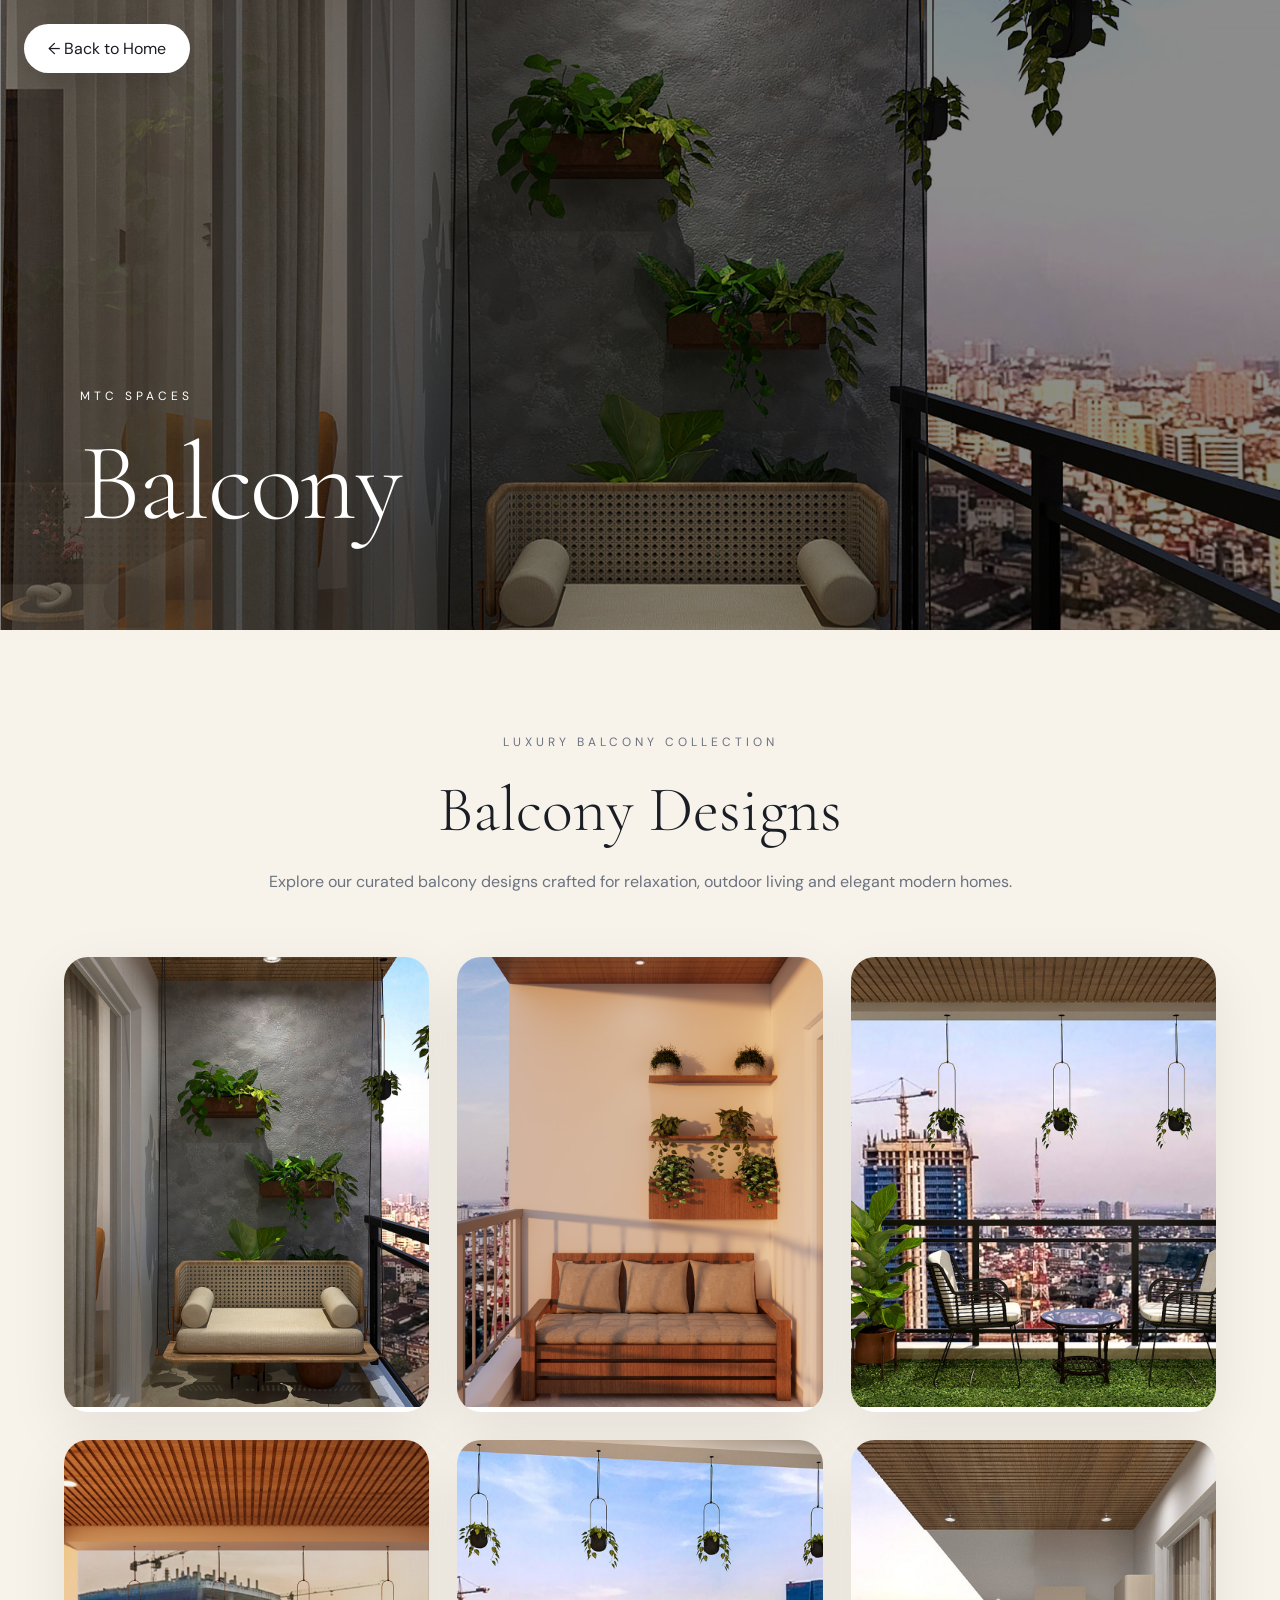
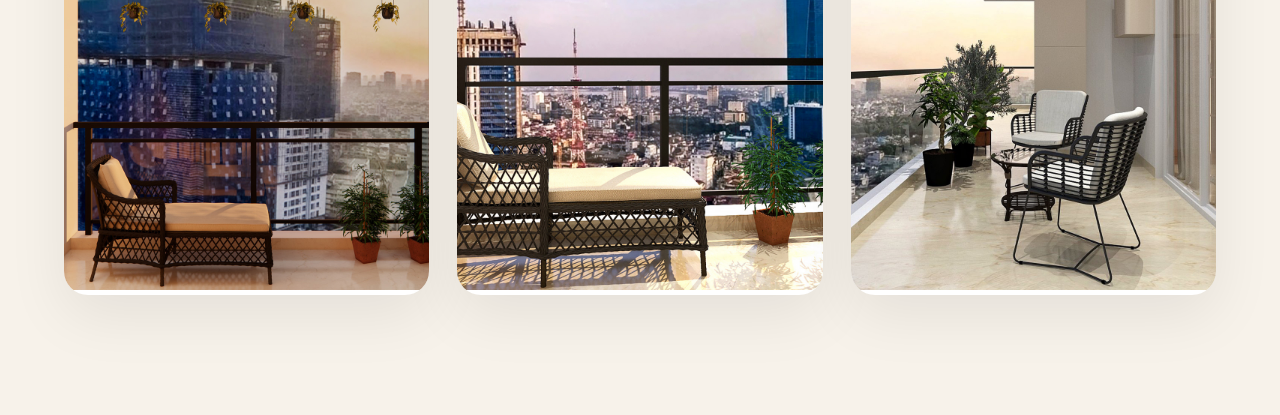
<file: balcony.html>
<!DOCTYPE html>
<html lang="en">
<head>
<meta charset="UTF-8">
<meta name="viewport" content="width=device-width, initial-scale=1.0">

<title>Kids Room | MTC Spaces</title>

<link href="https://fonts.googleapis.com/css2?family=Cormorant+Garamond:wght@300;400;500;600&family=DM+Sans:wght@300;400;500&display=swap" rel="stylesheet">

<style>

:root{
  --ivory:#F7F2EA;
  --charcoal:#1A1D24;
  --gold:#C2E03A;
  --light-text:#6B7280;
  --border:#E5DED2;
}

*{
  margin:0;
  padding:0;
  box-sizing:border-box;
}

html{
  scroll-behavior:smooth;
}

body{
  background:var(--ivory);
  color:var(--charcoal);
  font-family:'DM Sans',sans-serif;
}

/* HERO */

.hero{
  position:relative;
  height:70vh;
  overflow:hidden;
}

.hero img{
  width:100%;
  height:100%;
  object-fit:cover;
}

.hero-overlay{
  position:absolute;
  inset:0;
  background:rgba(0,0,0,.45);
}

.hero-content{
  position:absolute;
  bottom:80px;
  left:80px;
  color:white;
}

.hero-content p{
  letter-spacing:4px;
  text-transform:uppercase;
  font-size:12px;
  margin-bottom:12px;
}

.hero-content h1{
  font-family:'Cormorant Garamond',serif;
  font-size:110px;
  font-weight:300;
  letter-spacing:-2px;
}

/* BACK BUTTON */

.back-btn{
  position:fixed;
  top:24px;
  left:24px;
  z-index:999;
  text-decoration:none;
  background:white;
  color:var(--charcoal);
  padding:14px 24px;
  border-radius:999px;
  box-shadow:0 10px 25px rgba(0,0,0,.1);
  transition:.3s;
}

.back-btn:hover{
  transform:translateY(-2px);
}

/* INTRO */

.room-intro{
  max-width:900px;
  margin:100px auto 60px;
  text-align:center;
  padding:0 24px;
}

.room-intro span{
  font-size:12px;
  letter-spacing:4px;
  text-transform:uppercase;
  color:var(--light-text);
}

.room-intro h2{
  font-family:'Cormorant Garamond',serif;
  font-size:64px;
  margin-top:20px;
  margin-bottom:20px;
  font-weight:300;
}

.room-intro p{
  color:var(--light-text);
  line-height:1.8;
}

/* GALLERY */

.gallery{
  width:min(1400px,90%);
  margin:auto;
  display:grid;
  grid-template-columns:repeat(3,1fr);
  gap:28px;
  padding-bottom:120px;
}

.gallery-card{
  overflow:hidden;
  border-radius:24px;
  background:white;
  box-shadow:0 20px 60px rgba(0,0,0,.08);
  transition:all .4s ease;
}

.gallery-card img{
  width:100%;
  height:450px;
  object-fit:cover;
  transition:transform .8s cubic-bezier(.23,1,.32,1);
}

.gallery-card:hover{
  transform:translateY(-12px);
  box-shadow:0 35px 80px rgba(0,0,0,.12);
}

.gallery-card:hover img{
  transform:scale(1.08);
}

/* ANIMATION */



/* MOBILE */

@media(max-width:1024px){

  .gallery{
    grid-template-columns:repeat(2,1fr);
  }

  .hero-content h1{
    font-size:64px;
  }
}

@media(max-width:768px){

  .gallery{
    grid-template-columns:1fr;
  }

  .hero-content{
    left:24px;
    bottom:40px;
  }

  .hero-content h1{
    font-size:48px;
  }

  .room-intro h2{
    font-size:42px;
  }
}


/* ---- ENHANCED RESPONSIVE (injected) ---- */

/* Prevent horizontal scroll */
html, body { overflow-x: hidden; width: 100%; }
img { max-width: 100%; height: auto; }
* { -webkit-tap-highlight-color: transparent; }

/* Touch target */
.back-btn { min-height: 44px; display: inline-flex; align-items: center; }

/* Focus */
a:focus-visible, button:focus-visible { outline: 2px solid #C2E03A; outline-offset: 2px; }

@media (min-width: 768px) and (max-width: 1023px) {
  .hero { height: 55vh; min-height: 320px; }
  .hero-content { bottom: 56px; left: 40px; }
  .hero-content h1 { font-size: clamp(52px, 8vw, 80px); }
  .back-btn { top: 20px; left: 20px; }
  .room-intro { margin: 72px auto 48px; padding: 0 32px; }
  .room-intro h2 { font-size: clamp(40px, 6vw, 56px); }
  .gallery { width: min(1200px, 92%); gap: 20px; padding-bottom: 80px; grid-template-columns: repeat(2,1fr); }
  .gallery-card img { height: 340px; }
  .gallery-card:hover { transform: translateY(-4px); }
}

@media (max-width: 767px) {
  .hero { height: 56vw; min-height: 260px; max-height: 420px; }
  .hero-content { bottom: 28px; left: 16px; right: 16px; }
  .hero-content h1 { font-size: clamp(34px, 10vw, 52px); }
  .hero-content p { font-size: 10px; letter-spacing: 2px; }
  .back-btn { top: 14px; left: 14px; padding: 10px 16px; font-size: 13px; }
  .room-intro { margin: 56px auto 36px; padding: 0 20px; }
  .room-intro h2 { font-size: clamp(28px, 8vw, 40px); margin-top: 12px; margin-bottom: 12px; }
  .room-intro p { font-size: 14px; }
  .gallery { width: 100%; padding: 0 16px 72px; gap: 16px; grid-template-columns: 1fr; }
  .gallery-card img { height: 68vw; max-height: 320px; }
  .gallery-card:hover { transform: none; }
  .gallery-card:hover img { transform: none; }
}

</style>
</head>

<body>

<a href="index.html" class="back-btn">
← Back to Home
</a>

<!-- HERO -->

<section class="hero">

<img src="images/services/balcony/balcony1.jpg">

<div class="hero-overlay"></div>

<div class="hero-content">
<p>MTC SPACES</p>
<h1>Balcony</h1>
</div>

</section>

<!-- INTRO -->

<section class="room-intro">

<span>Luxury Balcony Collection</span>

<h2>Balcony Designs</h2>

<p>
Explore our curated balcony designs crafted for relaxation,
outdoor living and elegant modern homes.
</p>

</section>

<!-- GALLERY -->

<section class="gallery">

    <div class="gallery-card">
<img src="images/services/balcony/balcony1.jpg">
</div>

<div class="gallery-card fade-up">
<img src="images/services/balcony/balcony2.jpg">
</div>

<div class="gallery-card fade-up">
<img src="images/services/balcony/balcony3.jpg">
</div>

<div class="gallery-card fade-up">
<img src="images/services/balcony/balcony4.jpg">
</div>

<div class="gallery-card fade-up">
<img src="images/services/balcony/balcony5.jpg">
</div>

<div class="gallery-card fade-up">
<img src="images/services/balcony/balcony6.jpg">
</div>

</section>

</body>
</html>
</file>
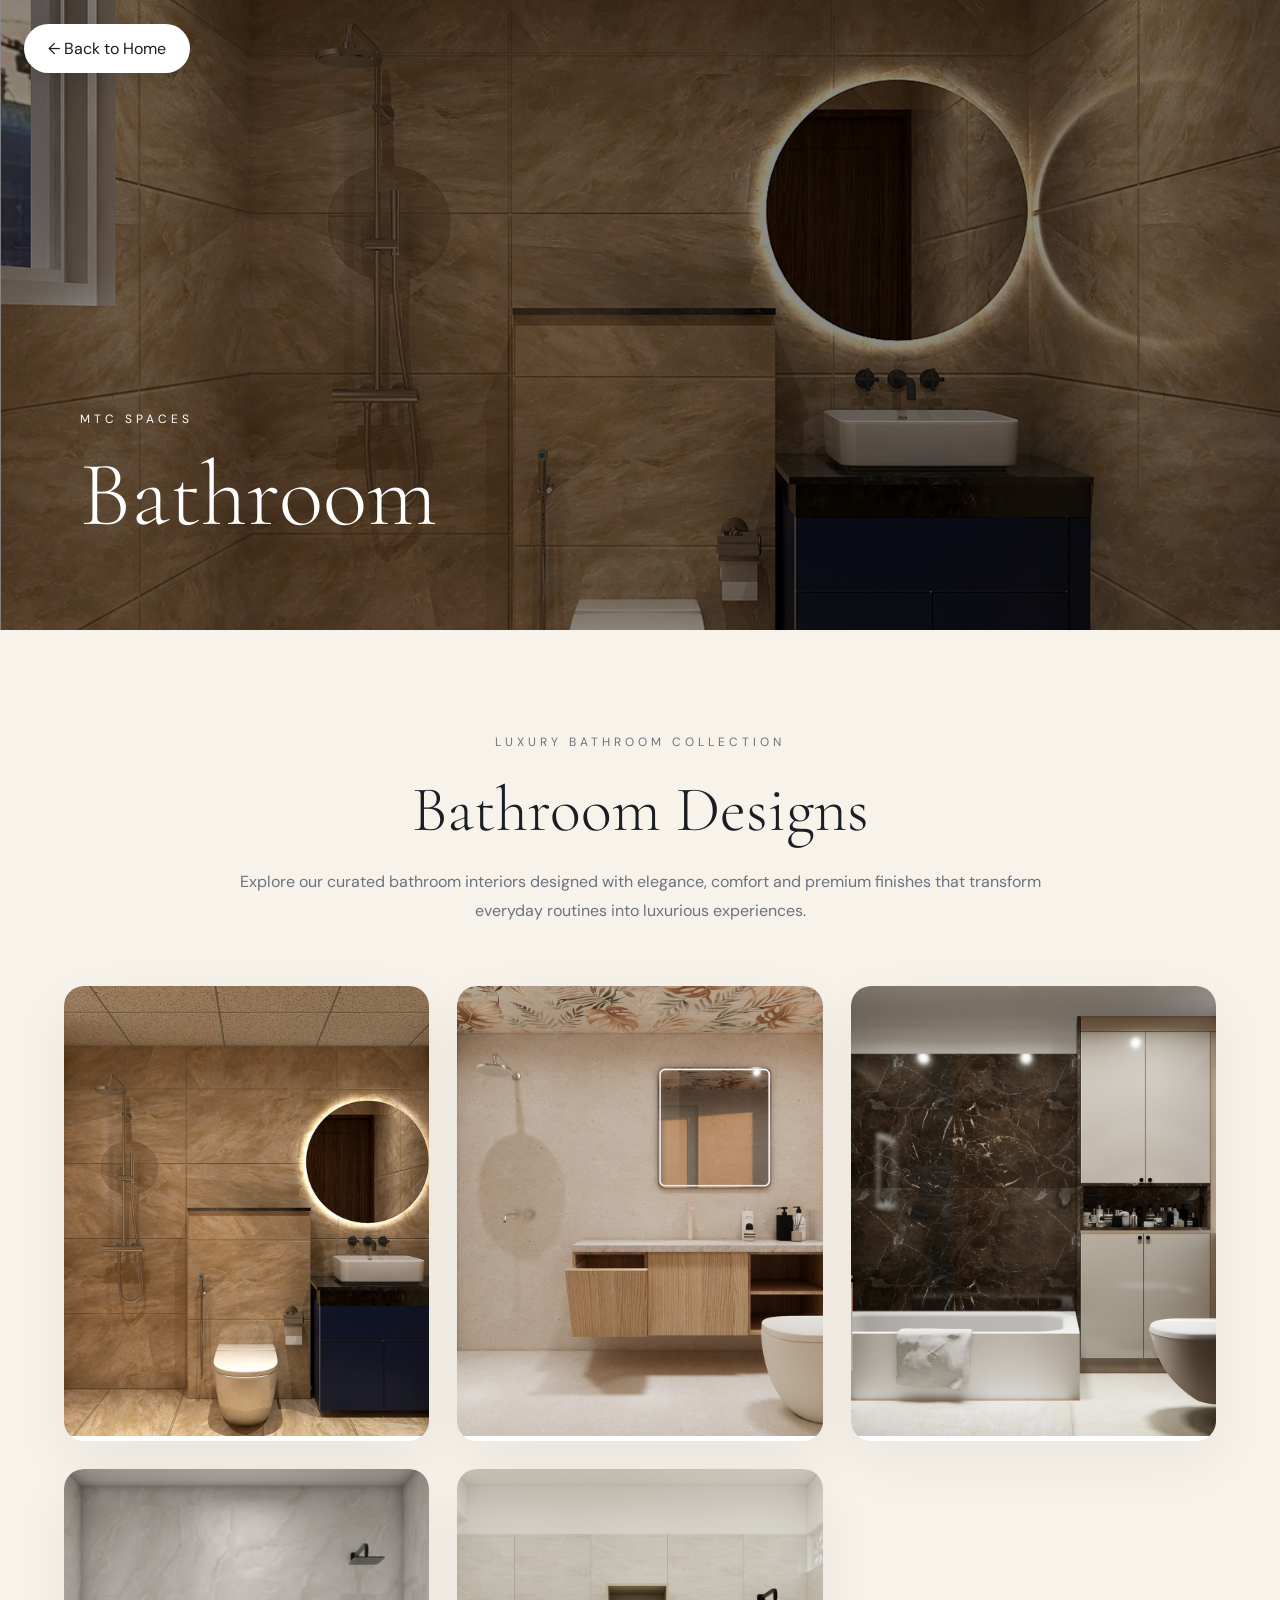
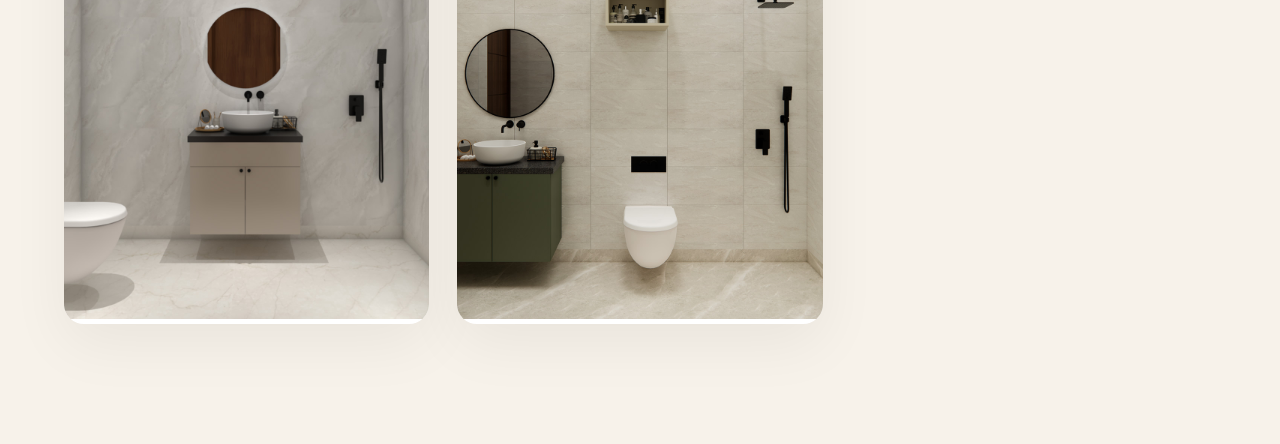
<file: bathroom.html>
<!DOCTYPE html>
<html lang="en">
<head>
<meta charset="UTF-8">
<meta name="viewport" content="width=device-width, initial-scale=1.0">

<title>Balcony | MTC Spaces</title>

<link href="https://fonts.googleapis.com/css2?family=Cormorant+Garamond:wght@300;400;500;600&family=DM+Sans:wght@300;400;500&display=swap" rel="stylesheet">

<style>

:root{
  --ivory:#F7F2EA;
  --charcoal:#1A1D24;
  --gold:#C2E03A;
  --light-text:#6B7280;
  --border:#E5DED2;
}

*{
  margin:0;
  padding:0;
  box-sizing:border-box;
}

html{
  scroll-behavior:smooth;
}

body{
  background:var(--ivory);
  color:var(--charcoal);
  font-family:'DM Sans',sans-serif;
}

/* HERO */

.hero{
  position:relative;
  height:70vh;
  overflow:hidden;
}

.hero img{
  width:100%;
  height:100%;
  object-fit:cover;
}

.hero-overlay{
  position:absolute;
  inset:0;
  background:rgba(0,0,0,.45);
}

.hero-content{
  position:absolute;
  bottom:80px;
  left:80px;
  color:white;
}

.hero-content p{
  letter-spacing:4px;
  text-transform:uppercase;
  font-size:12px;
  margin-bottom:12px;
}

.hero-content h1{
  font-family:'Cormorant Garamond',serif;
  font-size:92px;
  font-weight:300;
}

/* BACK BUTTON */

.back-btn{
  position:fixed;
  top:24px;
  left:24px;
  z-index:999;
  text-decoration:none;
  background:white;
  color:var(--charcoal);
  padding:14px 24px;
  border-radius:999px;
  box-shadow:0 10px 25px rgba(0,0,0,.1);
  transition:.3s;
}

.back-btn:hover{
  transform:translateY(-2px);
}

/* INTRO */

.room-intro{
  max-width:900px;
  margin:100px auto 60px;
  text-align:center;
  padding:0 24px;
}

.room-intro span{
  font-size:12px;
  letter-spacing:4px;
  text-transform:uppercase;
  color:var(--light-text);
}

.room-intro h2{
  font-family:'Cormorant Garamond',serif;
  font-size:64px;
  margin-top:20px;
  margin-bottom:20px;
  font-weight:300;
}

.room-intro p{
  color:var(--light-text);
  line-height:1.8;
}

/* GALLERY */

.gallery{
  width:min(1400px,90%);
  margin:auto;
  display:grid;
  grid-template-columns:repeat(3,1fr);
  gap:28px;
  padding-bottom:120px;
}

.gallery-card{
  overflow:hidden;
  border-radius:20px;
  background:white;
  box-shadow:0 20px 60px rgba(0,0,0,.06);
  transition:.4s;
}

.gallery-card img{
  width:100%;
  height:450px;
  object-fit:cover;
  transition:transform .8s cubic-bezier(.23,1,.32,1);
}

.gallery-card:hover{
  transform:translateY(-8px);
}

.gallery-card:hover img{
  transform:scale(1.08);
}

/* ANIMATION */

.fade-up{
  opacity:0;
  transform:translateY(50px);
  animation:fadeUp .8s ease forwards;
}

.gallery-card:nth-child(2){animation-delay:.1s;}
.gallery-card:nth-child(3){animation-delay:.2s;}
.gallery-card:nth-child(4){animation-delay:.3s;}
.gallery-card:nth-child(5){animation-delay:.4s;}
.gallery-card:nth-child(6){animation-delay:.5s;}

@keyframes fadeUp{
  to{
    opacity:1;
    transform:translateY(0);
  }
}

/* MOBILE */

@media(max-width:1024px){

  .gallery{
    grid-template-columns:repeat(2,1fr);
  }

  .hero-content h1{
    font-size:64px;
  }
}

@media(max-width:768px){

  .gallery{
    grid-template-columns:1fr;
  }

  .hero-content{
    left:24px;
    bottom:40px;
  }

  .hero-content h1{
    font-size:48px;
  }

  .room-intro h2{
    font-size:42px;
  }
}


/* ---- ENHANCED RESPONSIVE (injected) ---- */

/* Prevent horizontal scroll */
html, body { overflow-x: hidden; width: 100%; }
img { max-width: 100%; height: auto; }
* { -webkit-tap-highlight-color: transparent; }

/* Touch target */
.back-btn { min-height: 44px; display: inline-flex; align-items: center; }

/* Focus */
a:focus-visible, button:focus-visible { outline: 2px solid #C2E03A; outline-offset: 2px; }

@media (min-width: 768px) and (max-width: 1023px) {
  .hero { height: 55vh; min-height: 320px; }
  .hero-content { bottom: 56px; left: 40px; }
  .hero-content h1 { font-size: clamp(52px, 8vw, 80px); }
  .back-btn { top: 20px; left: 20px; }
  .room-intro { margin: 72px auto 48px; padding: 0 32px; }
  .room-intro h2 { font-size: clamp(40px, 6vw, 56px); }
  .gallery { width: min(1200px, 92%); gap: 20px; padding-bottom: 80px; grid-template-columns: repeat(2,1fr); }
  .gallery-card img { height: 340px; }
  .gallery-card:hover { transform: translateY(-4px); }
}

@media (max-width: 767px) {
  .hero { height: 56vw; min-height: 260px; max-height: 420px; }
  .hero-content { bottom: 28px; left: 16px; right: 16px; }
  .hero-content h1 { font-size: clamp(34px, 10vw, 52px); }
  .hero-content p { font-size: 10px; letter-spacing: 2px; }
  .back-btn { top: 14px; left: 14px; padding: 10px 16px; font-size: 13px; }
  .room-intro { margin: 56px auto 36px; padding: 0 20px; }
  .room-intro h2 { font-size: clamp(28px, 8vw, 40px); margin-top: 12px; margin-bottom: 12px; }
  .room-intro p { font-size: 14px; }
  .gallery { width: 100%; padding: 0 16px 72px; gap: 16px; grid-template-columns: 1fr; }
  .gallery-card img { height: 68vw; max-height: 320px; }
  .gallery-card:hover { transform: none; }
  .gallery-card:hover img { transform: none; }
}

</style>
</head>

<body>

<a href="index.html" class="back-btn">
← Back to Home
</a>



<!-- HERO -->

<section class="hero">

    <img src="images/services/bathroom/1.jpg">
    
    <div class="hero-overlay"></div>
    
    <div class="hero-content">
    <p>MTC SPACES</p>
    <h1>Bathroom</h1>
    </div>
    
    </section>
    
    <!-- INTRO -->
    
    <section class="room-intro">
    
    <span>Luxury Bathroom Collection</span>
    
    <h2>Bathroom Designs</h2>
    
    <p>
    Explore our curated bathroom interiors designed with elegance,
    comfort and premium finishes that transform everyday routines
    into luxurious experiences.
    </p>
    
    </section>
    
    <!-- GALLERY -->
    
    <section class="gallery">
    
    <div class="gallery-card fade-up">
    <img src="images/services/bathroom/1.jpg" alt="Bathroom Design 1">
    </div>
    
    <div class="gallery-card fade-up">
    <img src="images/services/bathroom/2.jpg" alt="Bathroom Design 2">
    </div>
    
    <div class="gallery-card fade-up">
    <img src="images/services/bathroom/3.jpg" alt="Bathroom Design 3">
    </div>
    
    <div class="gallery-card fade-up">
    <img src="images/services/bathroom/4.jpg" alt="Bathroom Design 4">
    </div>
    
    <div class="gallery-card fade-up">
    <img src="images/services/bathroom/5.jpg" alt="Bathroom Design 5">
    </div>
    
    <!-- <div class="gallery-card fade-up">
    <img src="images/services/bathroom/1.jpg" alt="Bathroom Design 6">
    </div> -->
    
    </section>
</file>
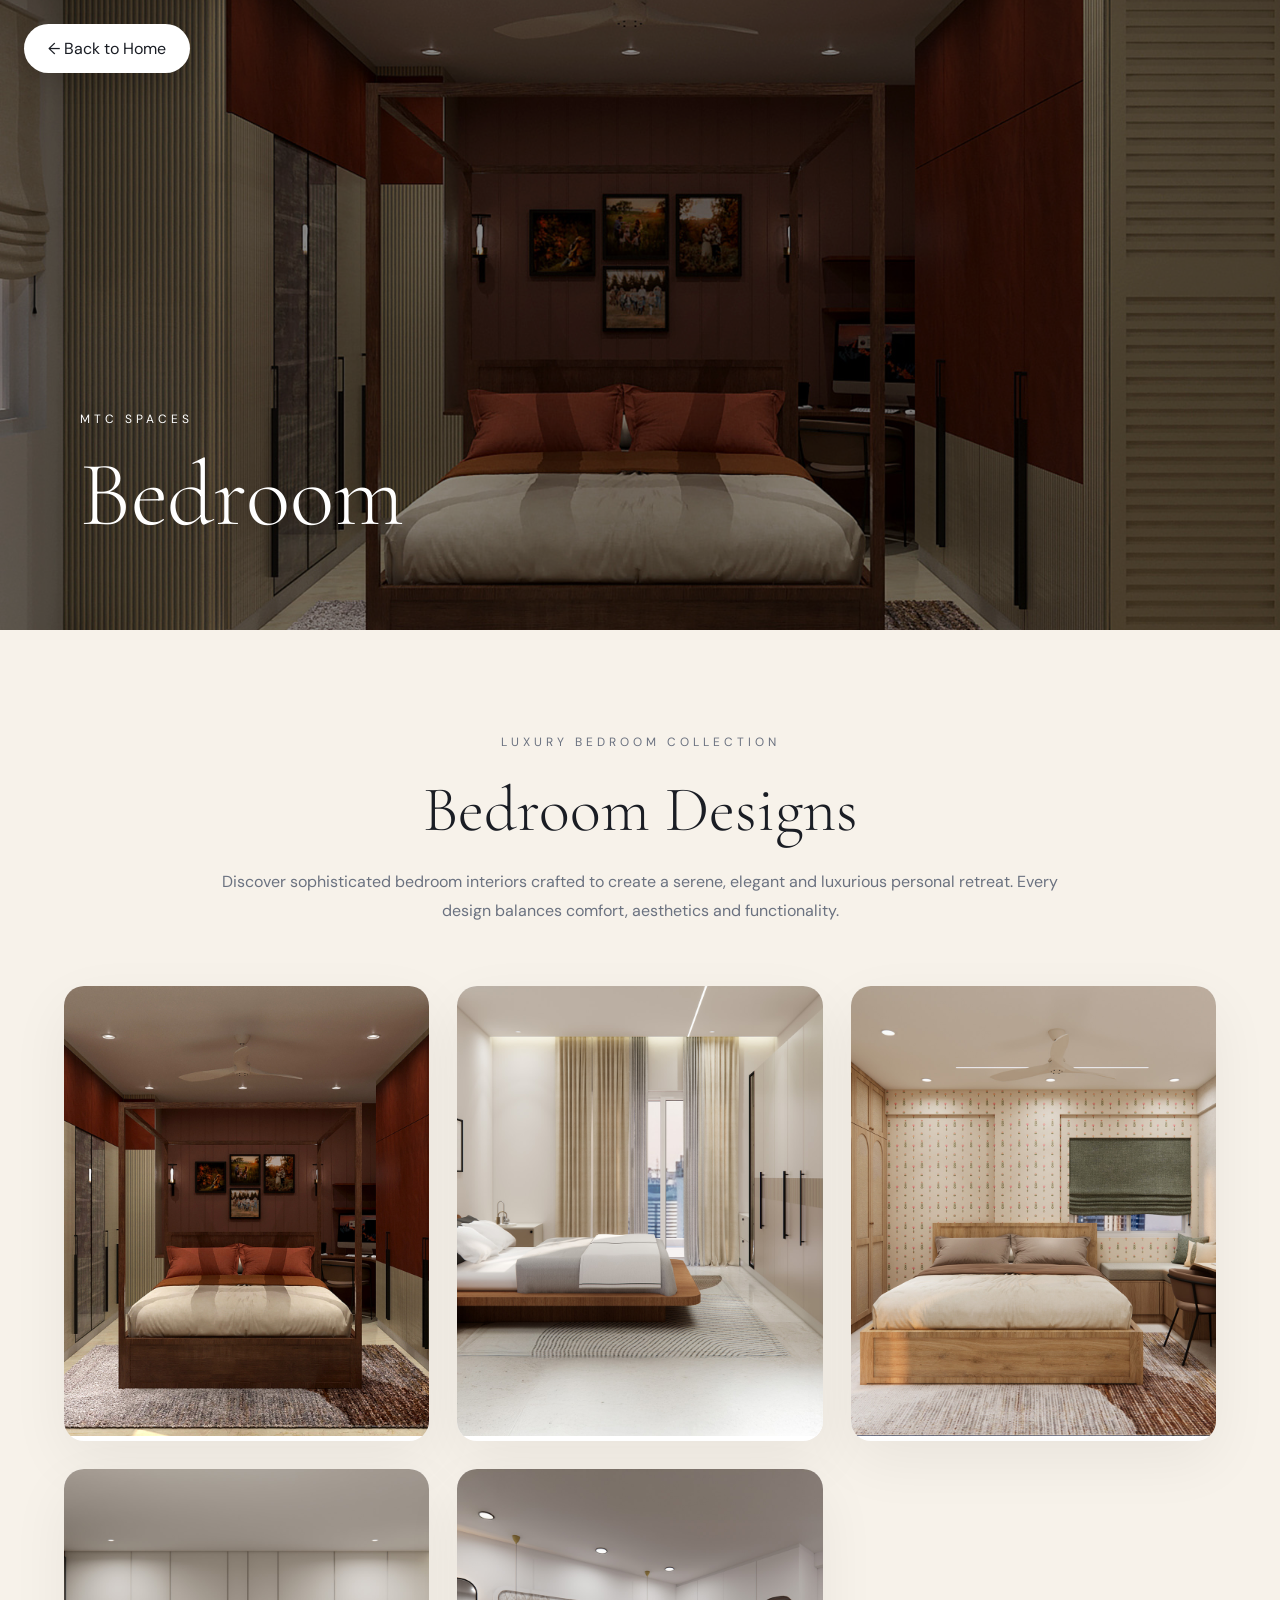
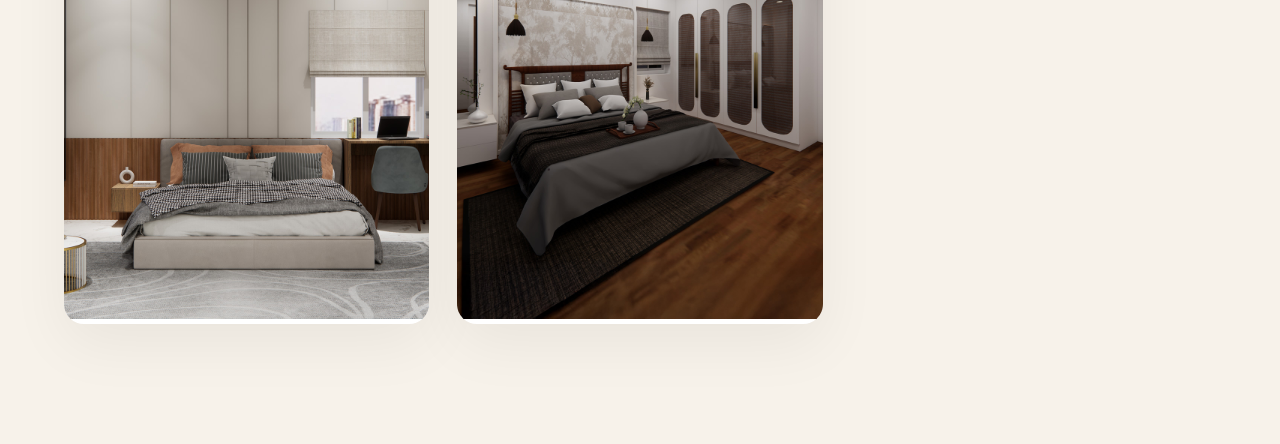
<file: bedroom.html>
<!DOCTYPE html>
<html lang="en">
<head>
<meta charset="UTF-8">
<meta name="viewport" content="width=device-width, initial-scale=1.0">

<title>Balcony | MTC Spaces</title>

<link href="https://fonts.googleapis.com/css2?family=Cormorant+Garamond:wght@300;400;500;600&family=DM+Sans:wght@300;400;500&display=swap" rel="stylesheet">

<style>

:root{
  --ivory:#F7F2EA;
  --charcoal:#1A1D24;
  --gold:#C2E03A;
  --light-text:#6B7280;
  --border:#E5DED2;
}

*{
  margin:0;
  padding:0;
  box-sizing:border-box;
}

html{
  scroll-behavior:smooth;
}

body{
  background:var(--ivory);
  color:var(--charcoal);
  font-family:'DM Sans',sans-serif;
}

/* HERO */

.hero{
  position:relative;
  height:70vh;
  overflow:hidden;
}

.hero img{
  width:100%;
  height:100%;
  object-fit:cover;
}

.hero-overlay{
  position:absolute;
  inset:0;
  background:rgba(0,0,0,.45);
}

.hero-content{
  position:absolute;
  bottom:80px;
  left:80px;
  color:white;
}

.hero-content p{
  letter-spacing:4px;
  text-transform:uppercase;
  font-size:12px;
  margin-bottom:12px;
}

.hero-content h1{
  font-family:'Cormorant Garamond',serif;
  font-size:92px;
  font-weight:300;
}

/* BACK BUTTON */

.back-btn{
  position:fixed;
  top:24px;
  left:24px;
  z-index:999;
  text-decoration:none;
  background:white;
  color:var(--charcoal);
  padding:14px 24px;
  border-radius:999px;
  box-shadow:0 10px 25px rgba(0,0,0,.1);
  transition:.3s;
}

.back-btn:hover{
  transform:translateY(-2px);
}

/* INTRO */

.room-intro{
  max-width:900px;
  margin:100px auto 60px;
  text-align:center;
  padding:0 24px;
}

.room-intro span{
  font-size:12px;
  letter-spacing:4px;
  text-transform:uppercase;
  color:var(--light-text);
}

.room-intro h2{
  font-family:'Cormorant Garamond',serif;
  font-size:64px;
  margin-top:20px;
  margin-bottom:20px;
  font-weight:300;
}

.room-intro p{
  color:var(--light-text);
  line-height:1.8;
}

/* GALLERY */

.gallery{
  width:min(1400px,90%);
  margin:auto;
  display:grid;
  grid-template-columns:repeat(3,1fr);
  gap:28px;
  padding-bottom:120px;
}

.gallery-card{
  overflow:hidden;
  border-radius:20px;
  background:white;
  box-shadow:0 20px 60px rgba(0,0,0,.06);
  transition:.4s;
}

.gallery-card img{
  width:100%;
  height:450px;
  object-fit:cover;
  transition:transform .8s cubic-bezier(.23,1,.32,1);
}

.gallery-card:hover{
  transform:translateY(-8px);
}

.gallery-card:hover img{
  transform:scale(1.08);
}

/* ANIMATION */

.fade-up{
  opacity:0;
  transform:translateY(50px);
  animation:fadeUp .8s ease forwards;
}

.gallery-card:nth-child(2){animation-delay:.1s;}
.gallery-card:nth-child(3){animation-delay:.2s;}
.gallery-card:nth-child(4){animation-delay:.3s;}
.gallery-card:nth-child(5){animation-delay:.4s;}
.gallery-card:nth-child(6){animation-delay:.5s;}

@keyframes fadeUp{
  to{
    opacity:1;
    transform:translateY(0);
  }
}

/* MOBILE */

@media(max-width:1024px){

  .gallery{
    grid-template-columns:repeat(2,1fr);
  }

  .hero-content h1{
    font-size:64px;
  }
}

@media(max-width:768px){

  .gallery{
    grid-template-columns:1fr;
  }

  .hero-content{
    left:24px;
    bottom:40px;
  }

  .hero-content h1{
    font-size:48px;
  }

  .room-intro h2{
    font-size:42px;
  }
}


/* ---- ENHANCED RESPONSIVE (injected) ---- */

/* Prevent horizontal scroll */
html, body { overflow-x: hidden; width: 100%; }
img { max-width: 100%; height: auto; }
* { -webkit-tap-highlight-color: transparent; }

/* Touch target */
.back-btn { min-height: 44px; display: inline-flex; align-items: center; }

/* Focus */
a:focus-visible, button:focus-visible { outline: 2px solid #C2E03A; outline-offset: 2px; }

@media (min-width: 768px) and (max-width: 1023px) {
  .hero { height: 55vh; min-height: 320px; }
  .hero-content { bottom: 56px; left: 40px; }
  .hero-content h1 { font-size: clamp(52px, 8vw, 80px); }
  .back-btn { top: 20px; left: 20px; }
  .room-intro { margin: 72px auto 48px; padding: 0 32px; }
  .room-intro h2 { font-size: clamp(40px, 6vw, 56px); }
  .gallery { width: min(1200px, 92%); gap: 20px; padding-bottom: 80px; grid-template-columns: repeat(2,1fr); }
  .gallery-card img { height: 340px; }
  .gallery-card:hover { transform: translateY(-4px); }
}

@media (max-width: 767px) {
  .hero { height: 56vw; min-height: 260px; max-height: 420px; }
  .hero-content { bottom: 28px; left: 16px; right: 16px; }
  .hero-content h1 { font-size: clamp(34px, 10vw, 52px); }
  .hero-content p { font-size: 10px; letter-spacing: 2px; }
  .back-btn { top: 14px; left: 14px; padding: 10px 16px; font-size: 13px; }
  .room-intro { margin: 56px auto 36px; padding: 0 20px; }
  .room-intro h2 { font-size: clamp(28px, 8vw, 40px); margin-top: 12px; margin-bottom: 12px; }
  .room-intro p { font-size: 14px; }
  .gallery { width: 100%; padding: 0 16px 72px; gap: 16px; grid-template-columns: 1fr; }
  .gallery-card img { height: 68vw; max-height: 320px; }
  .gallery-card:hover { transform: none; }
  .gallery-card:hover img { transform: none; }
}

</style>
</head>

<body>

<a href="index.html" class="back-btn">
← Back to Home
</a>



<!-- HERO -->

<section class="hero">

<img src="images/services/bedroom/Artboard 1.jpg">

<div class="hero-overlay"></div>

<div class="hero-content">
<p>MTC SPACES</p>
<h1>Bedroom</h1>
</div>

</section>

<!-- INTRO -->

<section class="room-intro">

<span>Luxury Bedroom Collection</span>

<h2>Bedroom Designs</h2>

<p>
Discover sophisticated bedroom interiors crafted to create
a serene, elegant and luxurious personal retreat. Every design
balances comfort, aesthetics and functionality.
</p>

</section>

<!-- GALLERY -->

<section class="gallery">

<div class="gallery-card fade-up">
<img src="images/services/bedroom/Artboard 1.jpg" alt="Bedroom Design 1">
</div>

<div class="gallery-card fade-up">
<img src="images/services/bedroom/Artboard 2.jpg" alt="Bedroom Design 2">
</div>

<div class="gallery-card fade-up">
<img src="images/services/bedroom/Artboard 3.jpg" alt="Bedroom Design 3">
</div>



<div class="gallery-card fade-up">
<img src="images/services/bedroom/Artboard 4.jpg" alt="Bedroom Design 4">
</div>

<div class="gallery-card fade-up">
<img src="images/services/bedroom/Artboard 5.jpg" alt="Bedroom Design 5">
</div>

<!-- <div class="gallery-card fade-up">
<img src="https://drive.google.com/thumbnail?id=1Z7sTwvte4d_G1rPxu4De533daHNKRlf4&sz=w1600" alt="Bedroom Design 6">
</div> -->

</section>
</file>
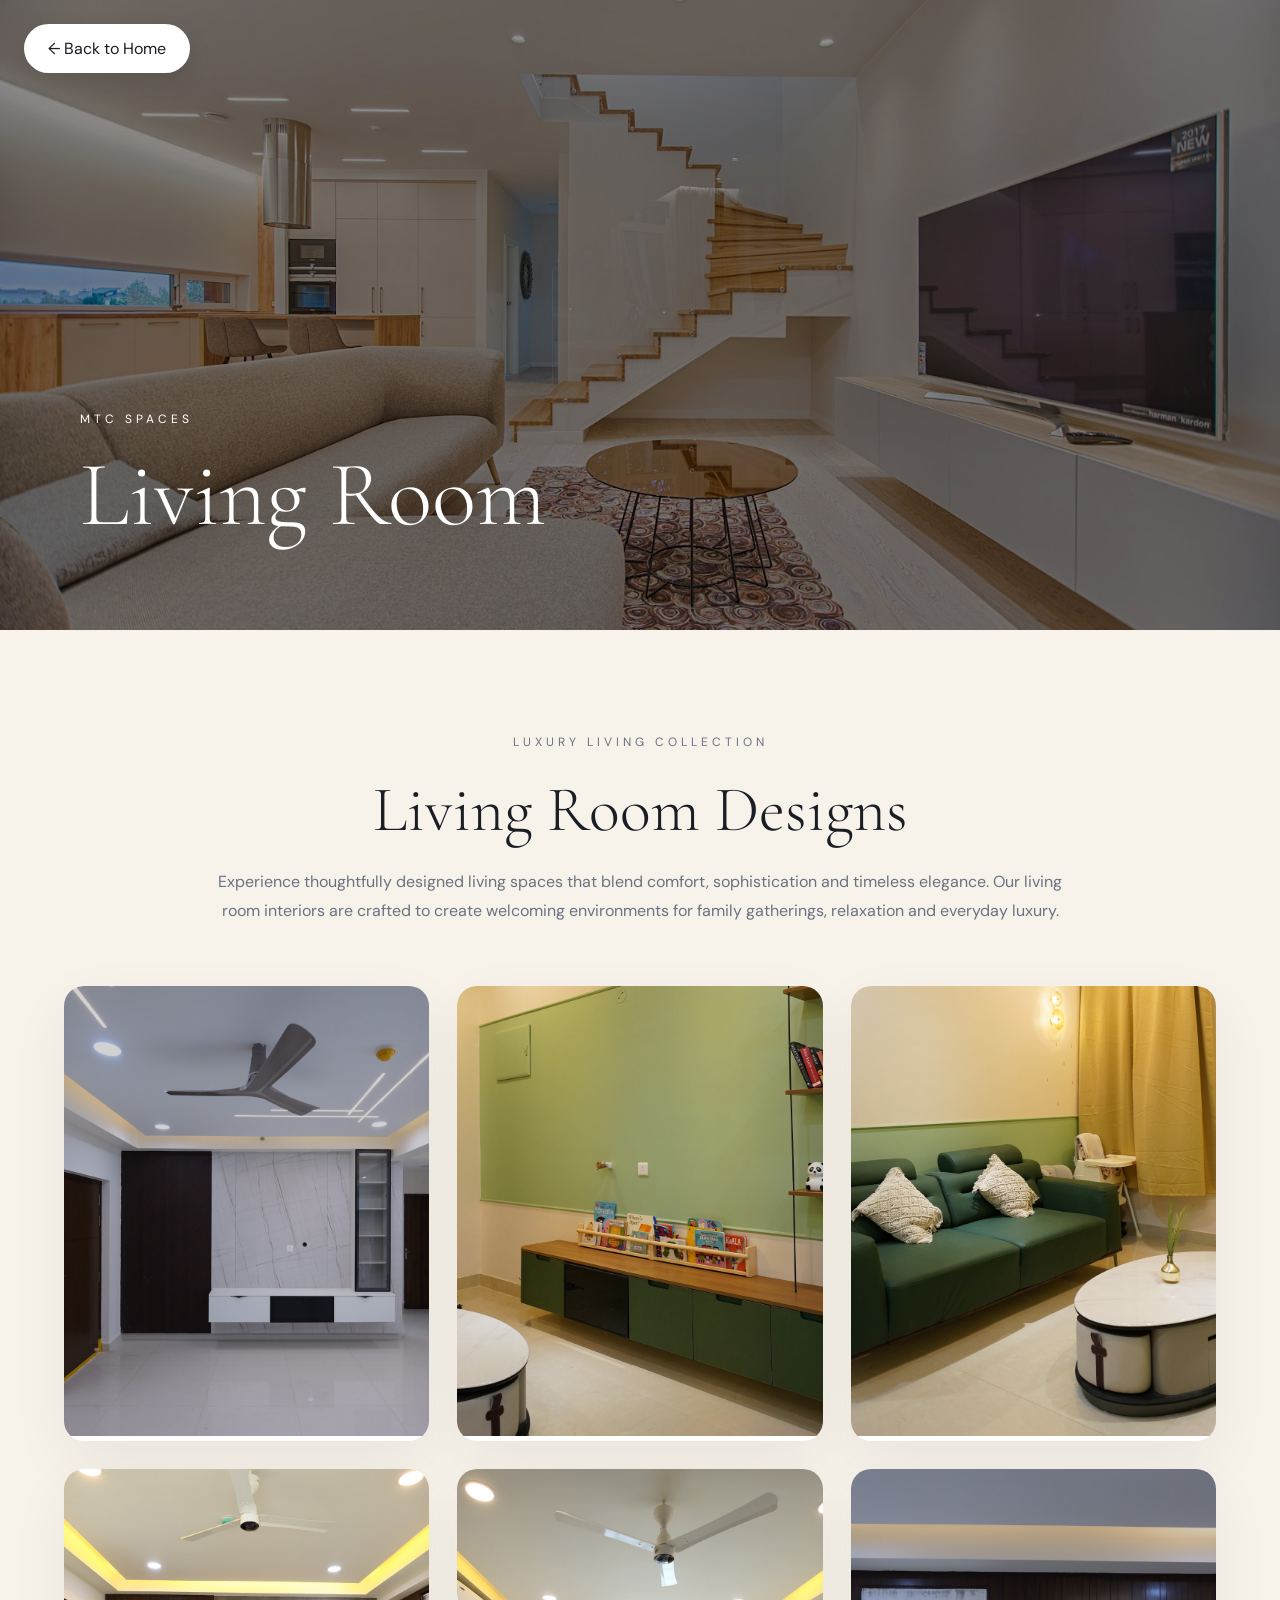
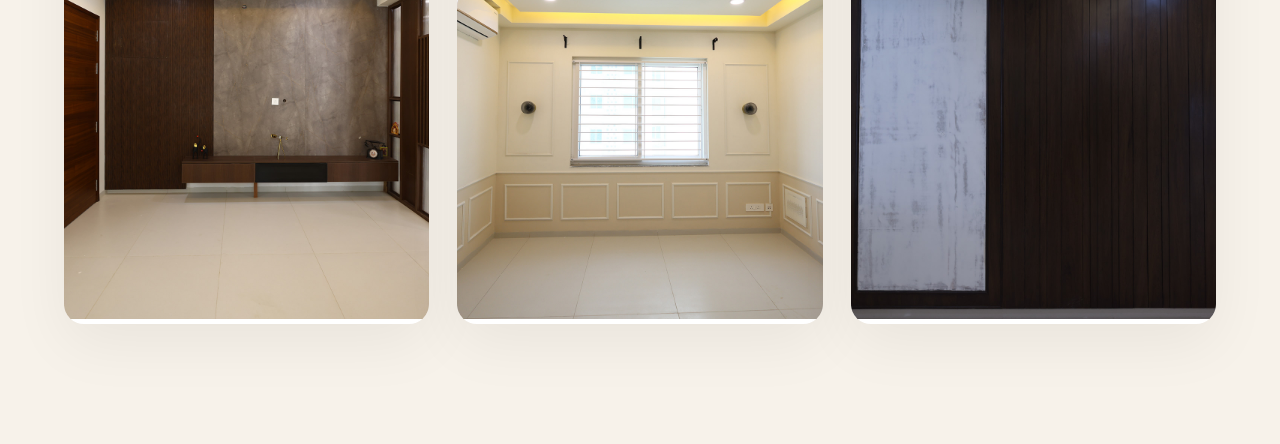
<file: living.html>
<!DOCTYPE html>
<html lang="en">
<head>
<meta charset="UTF-8">
<meta name="viewport" content="width=device-width, initial-scale=1.0">

<title>Balcony | MTC Spaces</title>

<link href="https://fonts.googleapis.com/css2?family=Cormorant+Garamond:wght@300;400;500;600&family=DM+Sans:wght@300;400;500&display=swap" rel="stylesheet">

<style>

:root{
  --ivory:#F7F2EA;
  --charcoal:#1A1D24;
  --gold:#C2E03A;
  --light-text:#6B7280;
  --border:#E5DED2;
}

*{
  margin:0;
  padding:0;
  box-sizing:border-box;
}

html{
  scroll-behavior:smooth;
}

body{
  background:var(--ivory);
  color:var(--charcoal);
  font-family:'DM Sans',sans-serif;
}

/* HERO */

.hero{
  position:relative;
  height:70vh;
  overflow:hidden;
}

.hero img{
  width:100%;
  height:100%;
  object-fit:cover;
}

.hero-overlay{
  position:absolute;
  inset:0;
  background:rgba(0,0,0,.45);
}

.hero-content{
  position:absolute;
  bottom:80px;
  left:80px;
  color:white;
}

.hero-content p{
  letter-spacing:4px;
  text-transform:uppercase;
  font-size:12px;
  margin-bottom:12px;
}

.hero-content h1{
  font-family:'Cormorant Garamond',serif;
  font-size:92px;
  font-weight:300;
}

/* BACK BUTTON */

.back-btn{
  position:fixed;
  top:24px;
  left:24px;
  z-index:999;
  text-decoration:none;
  background:white;
  color:var(--charcoal);
  padding:14px 24px;
  border-radius:999px;
  box-shadow:0 10px 25px rgba(0,0,0,.1);
  transition:.3s;
}

.back-btn:hover{
  transform:translateY(-2px);
}

/* INTRO */

.room-intro{
  max-width:900px;
  margin:100px auto 60px;
  text-align:center;
  padding:0 24px;
}

.room-intro span{
  font-size:12px;
  letter-spacing:4px;
  text-transform:uppercase;
  color:var(--light-text);
}

.room-intro h2{
  font-family:'Cormorant Garamond',serif;
  font-size:64px;
  margin-top:20px;
  margin-bottom:20px;
  font-weight:300;
}

.room-intro p{
  color:var(--light-text);
  line-height:1.8;
}

/* GALLERY */

.gallery{
  width:min(1400px,90%);
  margin:auto;
  display:grid;
  grid-template-columns:repeat(3,1fr);
  gap:28px;
  padding-bottom:120px;
}

.gallery-card{
  overflow:hidden;
  border-radius:20px;
  background:white;
  box-shadow:0 20px 60px rgba(0,0,0,.06);
  transition:.4s;
}

.gallery-card img{
  width:100%;
  height:450px;
  object-fit:cover;
  transition:transform .8s cubic-bezier(.23,1,.32,1);
}

.gallery-card:hover{
  transform:translateY(-8px);
}

.gallery-card:hover img{
  transform:scale(1.08);
}

/* ANIMATION */

.fade-up{
  opacity:0;
  transform:translateY(50px);
  animation:fadeUp .8s ease forwards;
}

.gallery-card:nth-child(2){animation-delay:.1s;}
.gallery-card:nth-child(3){animation-delay:.2s;}
.gallery-card:nth-child(4){animation-delay:.3s;}
.gallery-card:nth-child(5){animation-delay:.4s;}
.gallery-card:nth-child(6){animation-delay:.5s;}

@keyframes fadeUp{
  to{
    opacity:1;
    transform:translateY(0);
  }
}

/* MOBILE */

@media(max-width:1024px){

  .gallery{
    grid-template-columns:repeat(2,1fr);
  }

  .hero-content h1{
    font-size:64px;
  }
}

@media(max-width:768px){

  .gallery{
    grid-template-columns:1fr;
  }

  .hero-content{
    left:24px;
    bottom:40px;
  }

  .hero-content h1{
    font-size:48px;
  }

  .room-intro h2{
    font-size:42px;
  }
}


/* ---- ENHANCED RESPONSIVE (injected) ---- */

/* Prevent horizontal scroll */
html, body { overflow-x: hidden; width: 100%; }
img { max-width: 100%; height: auto; }
* { -webkit-tap-highlight-color: transparent; }

/* Touch target */
.back-btn { min-height: 44px; display: inline-flex; align-items: center; }

/* Focus */
a:focus-visible, button:focus-visible { outline: 2px solid #C2E03A; outline-offset: 2px; }

@media (min-width: 768px) and (max-width: 1023px) {
  .hero { height: 55vh; min-height: 320px; }
  .hero-content { bottom: 56px; left: 40px; }
  .hero-content h1 { font-size: clamp(52px, 8vw, 80px); }
  .back-btn { top: 20px; left: 20px; }
  .room-intro { margin: 72px auto 48px; padding: 0 32px; }
  .room-intro h2 { font-size: clamp(40px, 6vw, 56px); }
  .gallery { width: min(1200px, 92%); gap: 20px; padding-bottom: 80px; grid-template-columns: repeat(2,1fr); }
  .gallery-card img { height: 340px; }
  .gallery-card:hover { transform: translateY(-4px); }
}

@media (max-width: 767px) {
  .hero { height: 56vw; min-height: 260px; max-height: 420px; }
  .hero-content { bottom: 28px; left: 16px; right: 16px; }
  .hero-content h1 { font-size: clamp(34px, 10vw, 52px); }
  .hero-content p { font-size: 10px; letter-spacing: 2px; }
  .back-btn { top: 14px; left: 14px; padding: 10px 16px; font-size: 13px; }
  .room-intro { margin: 56px auto 36px; padding: 0 20px; }
  .room-intro h2 { font-size: clamp(28px, 8vw, 40px); margin-top: 12px; margin-bottom: 12px; }
  .room-intro p { font-size: 14px; }
  .gallery { width: 100%; padding: 0 16px 72px; gap: 16px; grid-template-columns: 1fr; }
  .gallery-card img { height: 68vw; max-height: 320px; }
  .gallery-card:hover { transform: none; }
  .gallery-card:hover img { transform: none; }
}

</style>
</head>

<body>

<a href="index.html" class="back-btn">
← Back to Home
</a>

<!-- HERO -->

<section class="hero">

<img src="images/services/living/thumb.jpeg">

<div class="hero-overlay"></div>

<div class="hero-content">
<p>MTC SPACES</p>
<h1>Living Room</h1>
</div>

</section>

<!-- INTRO -->

<section class="room-intro">

<span>Luxury Living Collection</span>

<h2>Living Room Designs</h2>

<p>
Experience thoughtfully designed living spaces that blend
comfort, sophistication and timeless elegance. Our living room
interiors are crafted to create welcoming environments for
family gatherings, relaxation and everyday luxury.
</p>

</section>

<!-- GALLERY -->

<section class="gallery">

<div class="gallery-card fade-up">
<img src="images/services/living/Living Room 1.jpg" alt="Living Room Design 1">
</div>

<div class="gallery-card fade-up">
<img src="images/services/living/Living Room 2.jpg" alt="Living Room Design 2">
</div>

<div class="gallery-card fade-up">
<img src="images/services/living/Living Room 3.jpg" alt="Living Room Design 3">
</div>

<div class="gallery-card fade-up">
<img src="images/services/living/Living Room 4.jpg" alt="Living Room Design 4">
</div>

<div class="gallery-card fade-up">
<img src="images/services/living/Living Room 5.jpg" alt="Living Room Design 5">
</div>

<div class="gallery-card fade-up">
<img src="images/services/living/Living Room 6.jpg" alt="Living Room Design 6">
</div>

</section>
</file>
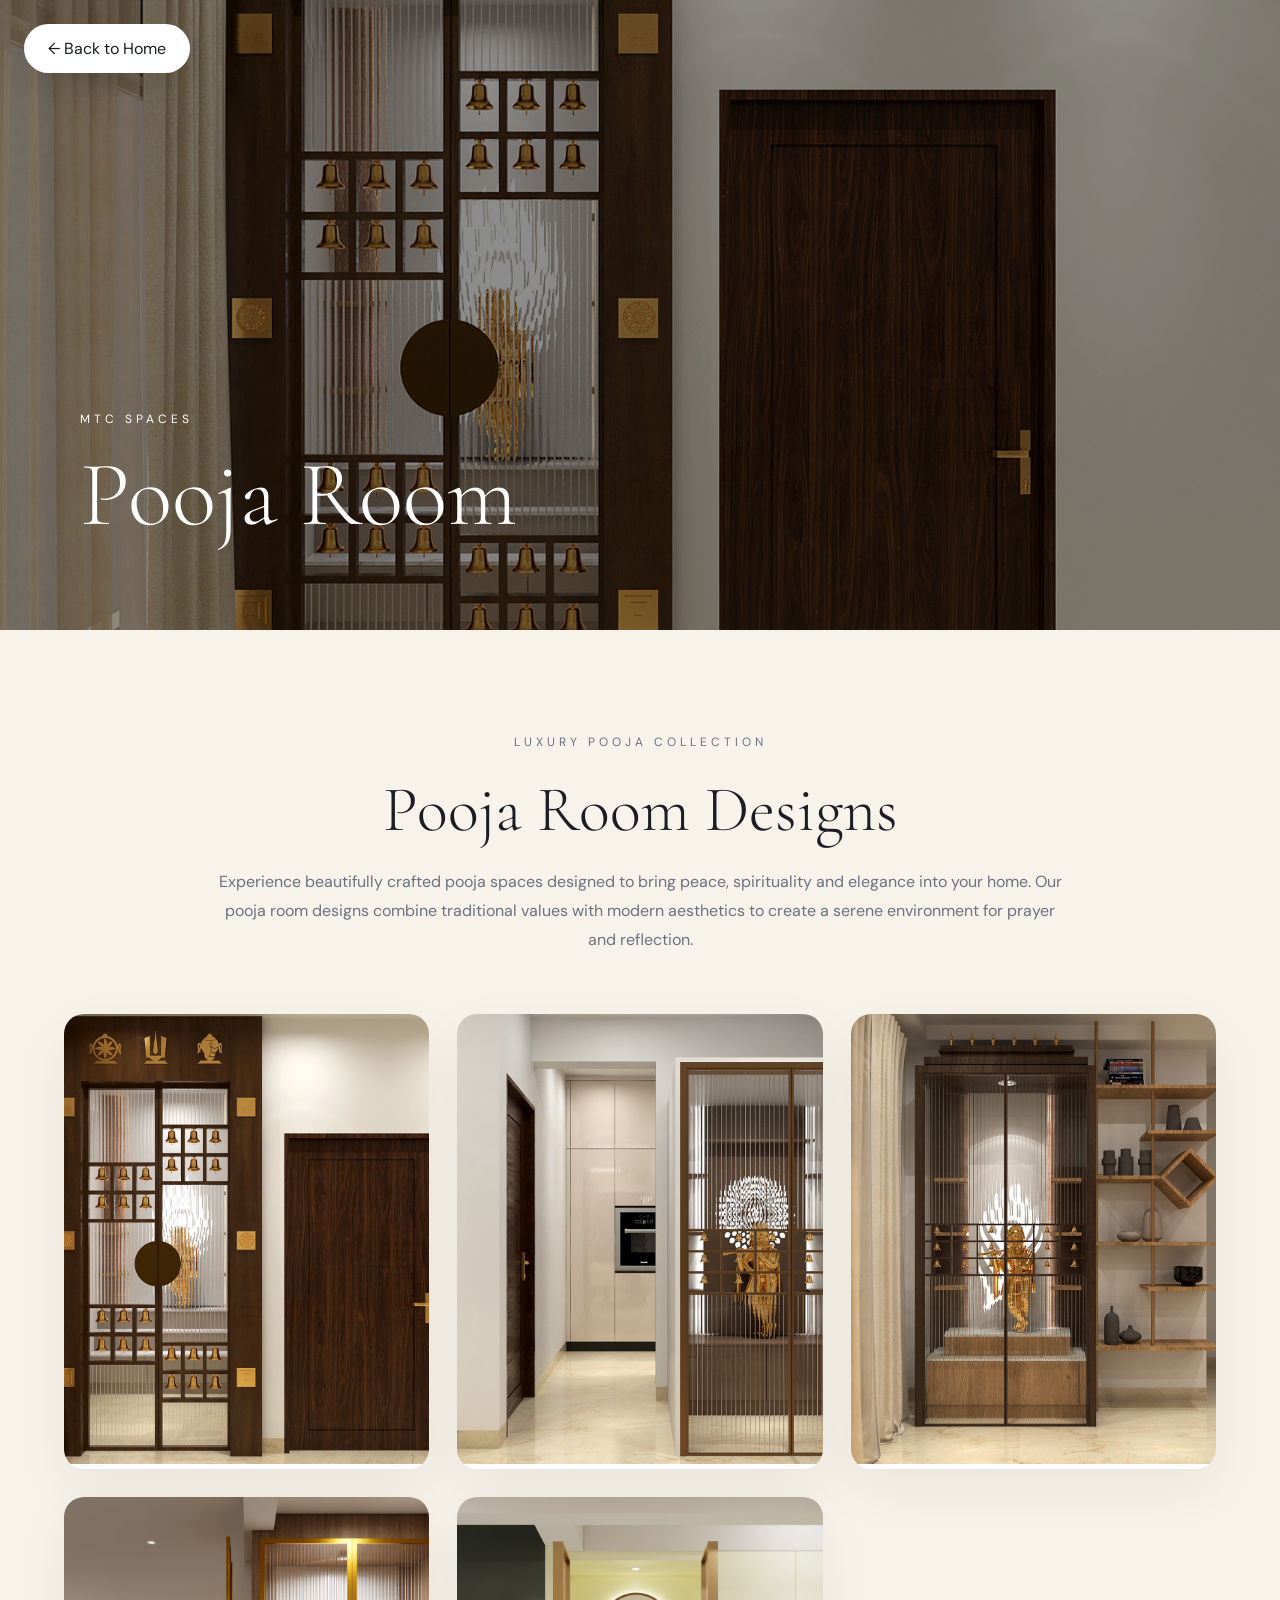
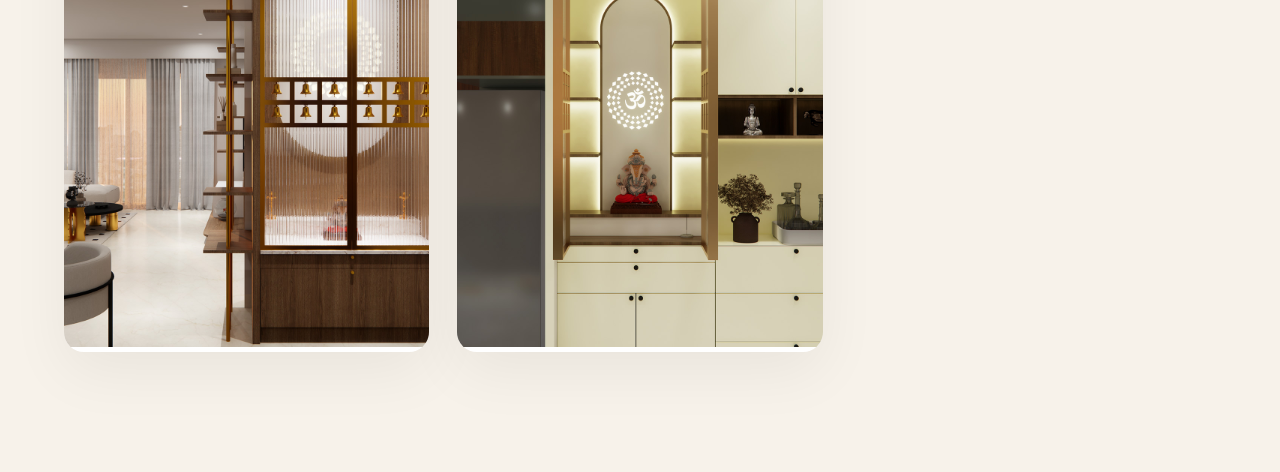
<file: pooja.html>
<!DOCTYPE html>
<html lang="en">
<head>
<meta charset="UTF-8">
<meta name="viewport" content="width=device-width, initial-scale=1.0">

<title>Balcony | MTC Spaces</title>

<link href="https://fonts.googleapis.com/css2?family=Cormorant+Garamond:wght@300;400;500;600&family=DM+Sans:wght@300;400;500&display=swap" rel="stylesheet">

<style>

:root{
  --ivory:#F7F2EA;
  --charcoal:#1A1D24;
  --gold:#C2E03A;
  --light-text:#6B7280;
  --border:#E5DED2;
}

*{
  margin:0;
  padding:0;
  box-sizing:border-box;
}

html{
  scroll-behavior:smooth;
}

body{
  background:var(--ivory);
  color:var(--charcoal);
  font-family:'DM Sans',sans-serif;
}

/* HERO */

.hero{
  position:relative;
  height:70vh;
  overflow:hidden;
}

.hero img{
  width:100%;
  height:100%;
  object-fit:cover;
}

.hero-overlay{
  position:absolute;
  inset:0;
  background:rgba(0,0,0,.45);
}

.hero-content{
  position:absolute;
  bottom:80px;
  left:80px;
  color:white;
}

.hero-content p{
  letter-spacing:4px;
  text-transform:uppercase;
  font-size:12px;
  margin-bottom:12px;
}

.hero-content h1{
  font-family:'Cormorant Garamond',serif;
  font-size:92px;
  font-weight:300;
}

/* BACK BUTTON */

.back-btn{
  position:fixed;
  top:24px;
  left:24px;
  z-index:999;
  text-decoration:none;
  background:white;
  color:var(--charcoal);
  padding:14px 24px;
  border-radius:999px;
  box-shadow:0 10px 25px rgba(0,0,0,.1);
  transition:.3s;
}

.back-btn:hover{
  transform:translateY(-2px);
}

/* INTRO */

.room-intro{
  max-width:900px;
  margin:100px auto 60px;
  text-align:center;
  padding:0 24px;
}

.room-intro span{
  font-size:12px;
  letter-spacing:4px;
  text-transform:uppercase;
  color:var(--light-text);
}

.room-intro h2{
  font-family:'Cormorant Garamond',serif;
  font-size:64px;
  margin-top:20px;
  margin-bottom:20px;
  font-weight:300;
}

.room-intro p{
  color:var(--light-text);
  line-height:1.8;
}

/* GALLERY */

.gallery{
  width:min(1400px,90%);
  margin:auto;
  display:grid;
  grid-template-columns:repeat(3,1fr);
  gap:28px;
  padding-bottom:120px;
}

.gallery-card{
  overflow:hidden;
  border-radius:20px;
  background:white;
  box-shadow:0 20px 60px rgba(0,0,0,.06);
  transition:.4s;
}

.gallery-card img{
  width:100%;
  height:450px;
  object-fit:cover;
  transition:transform .8s cubic-bezier(.23,1,.32,1);
}

.gallery-card:hover{
  transform:translateY(-8px);
}

.gallery-card:hover img{
  transform:scale(1.08);
}

/* ANIMATION */

.fade-up{
  opacity:0;
  transform:translateY(50px);
  animation:fadeUp .8s ease forwards;
}

.gallery-card:nth-child(2){animation-delay:.1s;}
.gallery-card:nth-child(3){animation-delay:.2s;}
.gallery-card:nth-child(4){animation-delay:.3s;}
.gallery-card:nth-child(5){animation-delay:.4s;}
.gallery-card:nth-child(6){animation-delay:.5s;}

@keyframes fadeUp{
  to{
    opacity:1;
    transform:translateY(0);
  }
}

/* MOBILE */

@media(max-width:1024px){

  .gallery{
    grid-template-columns:repeat(2,1fr);
  }

  .hero-content h1{
    font-size:64px;
  }
}

@media(max-width:768px){

  .gallery{
    grid-template-columns:1fr;
  }

  .hero-content{
    left:24px;
    bottom:40px;
  }

  .hero-content h1{
    font-size:48px;
  }

  .room-intro h2{
    font-size:42px;
  }
}


/* ---- ENHANCED RESPONSIVE (injected) ---- */

/* Prevent horizontal scroll */
html, body { overflow-x: hidden; width: 100%; }
img { max-width: 100%; height: auto; }
* { -webkit-tap-highlight-color: transparent; }

/* Touch target */
.back-btn { min-height: 44px; display: inline-flex; align-items: center; }

/* Focus */
a:focus-visible, button:focus-visible { outline: 2px solid #C2E03A; outline-offset: 2px; }

@media (min-width: 768px) and (max-width: 1023px) {
  .hero { height: 55vh; min-height: 320px; }
  .hero-content { bottom: 56px; left: 40px; }
  .hero-content h1 { font-size: clamp(52px, 8vw, 80px); }
  .back-btn { top: 20px; left: 20px; }
  .room-intro { margin: 72px auto 48px; padding: 0 32px; }
  .room-intro h2 { font-size: clamp(40px, 6vw, 56px); }
  .gallery { width: min(1200px, 92%); gap: 20px; padding-bottom: 80px; grid-template-columns: repeat(2,1fr); }
  .gallery-card img { height: 340px; }
  .gallery-card:hover { transform: translateY(-4px); }
}

@media (max-width: 767px) {
  .hero { height: 56vw; min-height: 260px; max-height: 420px; }
  .hero-content { bottom: 28px; left: 16px; right: 16px; }
  .hero-content h1 { font-size: clamp(34px, 10vw, 52px); }
  .hero-content p { font-size: 10px; letter-spacing: 2px; }
  .back-btn { top: 14px; left: 14px; padding: 10px 16px; font-size: 13px; }
  .room-intro { margin: 56px auto 36px; padding: 0 20px; }
  .room-intro h2 { font-size: clamp(28px, 8vw, 40px); margin-top: 12px; margin-bottom: 12px; }
  .room-intro p { font-size: 14px; }
  .gallery { width: 100%; padding: 0 16px 72px; gap: 16px; grid-template-columns: 1fr; }
  .gallery-card img { height: 68vw; max-height: 320px; }
  .gallery-card:hover { transform: none; }
  .gallery-card:hover img { transform: none; }
}

</style>
</head>

<body>

<a href="index.html" class="back-btn">
← Back to Home
</a>


<!-- HERO -->

<section class="hero">

<img src="images/services/poojaroom/7.jpg">

<div class="hero-overlay"></div>

<div class="hero-content">
<p>MTC SPACES</p>
<h1>Pooja Room</h1>
</div>

</section>

<!-- INTRO -->

<section class="room-intro">

<span>Luxury Pooja Collection</span>

<h2>Pooja Room Designs</h2>

<p>
Experience beautifully crafted pooja spaces designed to bring
peace, spirituality and elegance into your home. Our pooja room
designs combine traditional values with modern aesthetics to
create a serene environment for prayer and reflection.
</p>

</section>

<!-- GALLERY -->

<section class="gallery">

<div class="gallery-card fade-up">
<img src="images/services/poojaroom/7.jpg" alt="Pooja Room Design 1">
</div>

<div class="gallery-card fade-up">
<img src="images/services/poojaroom/8.jpg" alt="Pooja Room Design 2">
</div>

<div class="gallery-card fade-up">
<img src="images/services/poojaroom/9.jpg" alt="Pooja Room Design 3">
</div>

<div class="gallery-card fade-up">
<img src="images/services/poojaroom/10.jpg" alt="Pooja Room Design 4">
</div>

<div class="gallery-card fade-up">
<img src="images/services/poojaroom/11.jpg" alt="Pooja Room Design 5">
</div>

<!-- <div class="gallery-card fade-up">
<img src="https://drive.google.com/thumbnail?id=15jH3JYLQ_uDGl_n3ulxWXzOe0DO5dICD&sz=w1600" alt="Pooja Room Design 6">
</div> -->

</section>
</file>
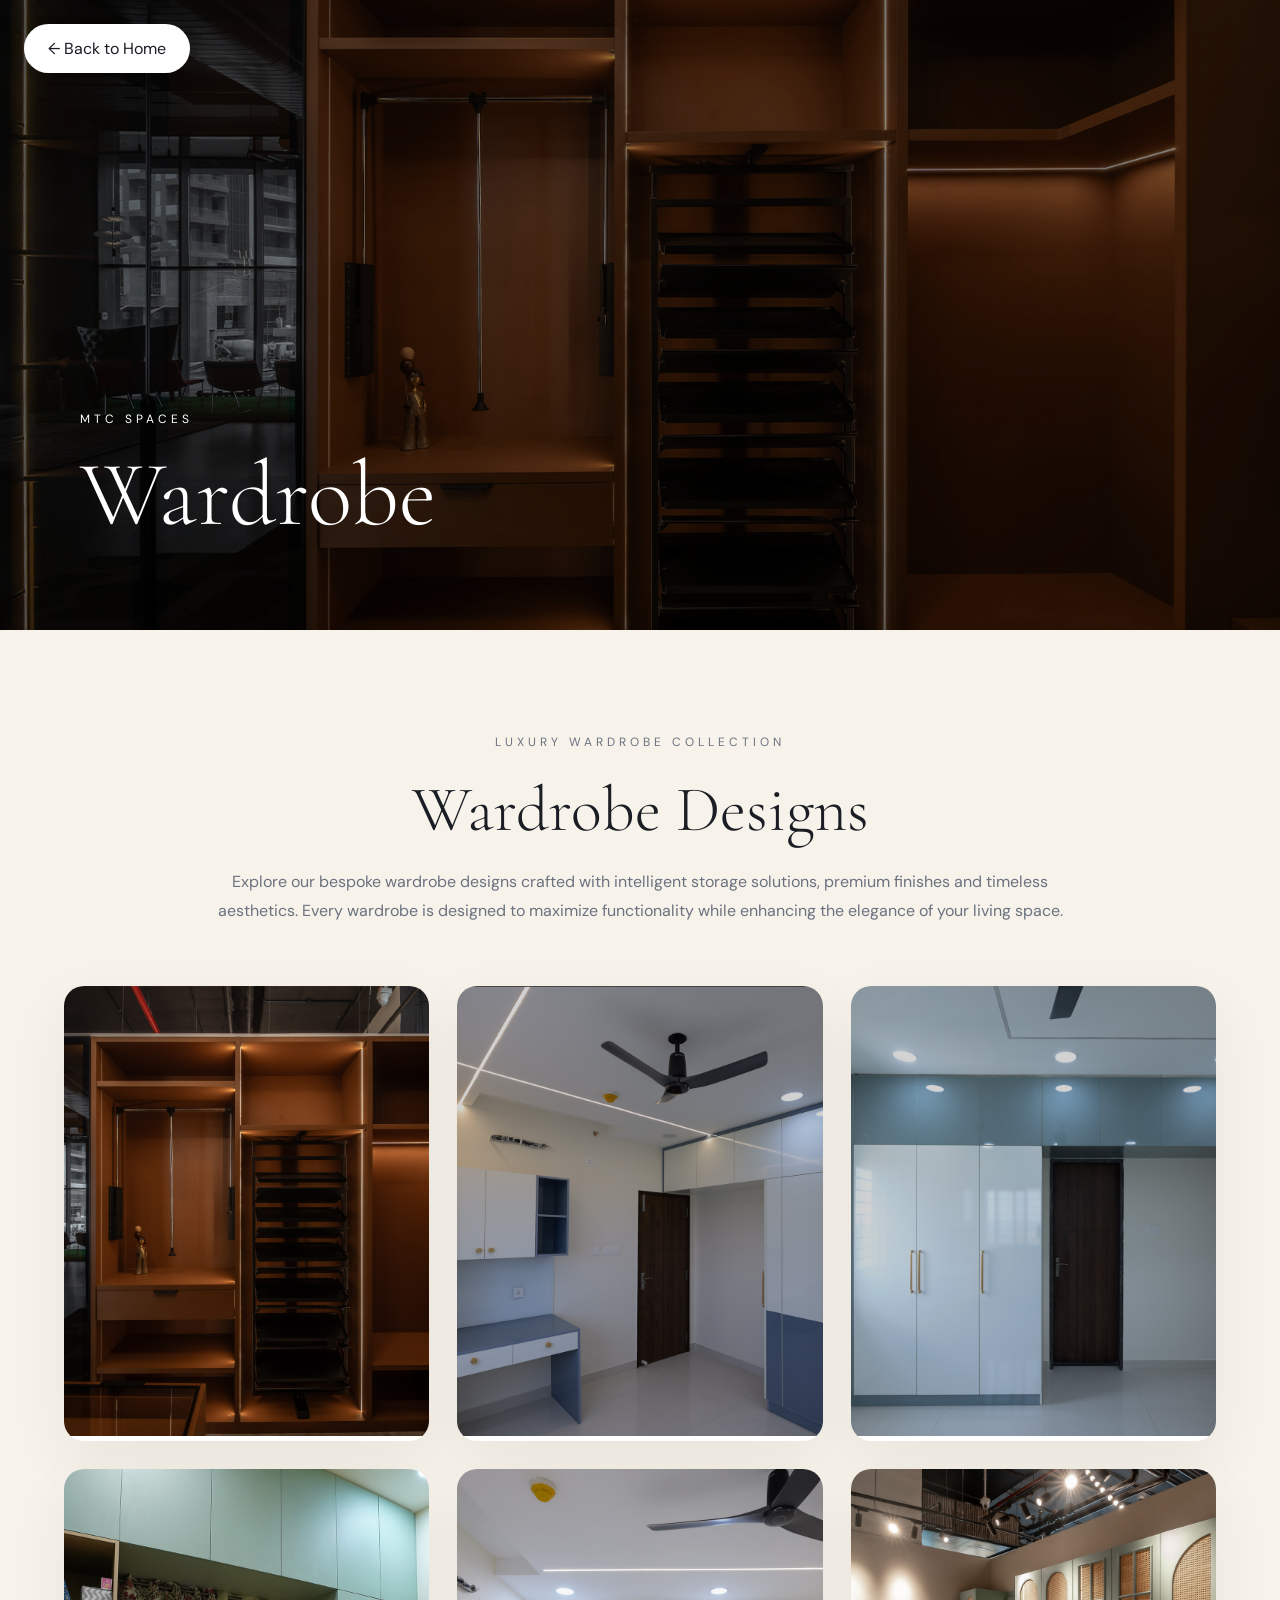
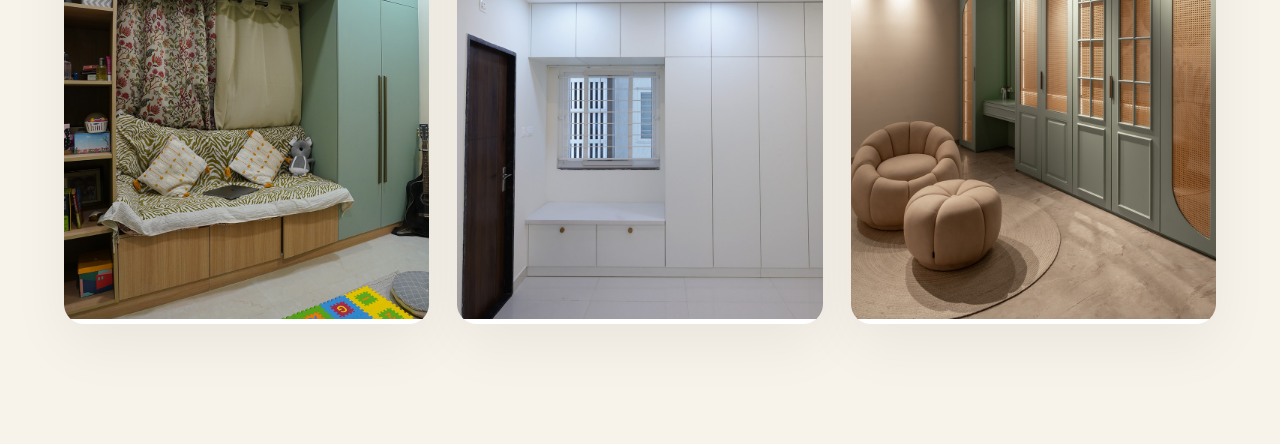
<file: wardrobe.html>
<!DOCTYPE html>
<html lang="en">
<head>
<meta charset="UTF-8">
<meta name="viewport" content="width=device-width, initial-scale=1.0">

<title>Balcony | MTC Spaces</title>

<link href="https://fonts.googleapis.com/css2?family=Cormorant+Garamond:wght@300;400;500;600&family=DM+Sans:wght@300;400;500&display=swap" rel="stylesheet">

<style>

:root{
  --ivory:#F7F2EA;
  --charcoal:#1A1D24;
  --gold:#C2E03A;
  --light-text:#6B7280;
  --border:#E5DED2;
}

*{
  margin:0;
  padding:0;
  box-sizing:border-box;
}

html{
  scroll-behavior:smooth;
}

body{
  background:var(--ivory);
  color:var(--charcoal);
  font-family:'DM Sans',sans-serif;
}

/* HERO */

.hero{
  position:relative;
  height:70vh;
  overflow:hidden;
}

.hero img{
  width:100%;
  height:100%;
  object-fit:cover;
}

.hero-overlay{
  position:absolute;
  inset:0;
  background:rgba(0,0,0,.45);
}

.hero-content{
  position:absolute;
  bottom:80px;
  left:80px;
  color:white;
}

.hero-content p{
  letter-spacing:4px;
  text-transform:uppercase;
  font-size:12px;
  margin-bottom:12px;
}

.hero-content h1{
  font-family:'Cormorant Garamond',serif;
  font-size:92px;
  font-weight:300;
}

/* BACK BUTTON */

.back-btn{
  position:fixed;
  top:24px;
  left:24px;
  z-index:999;
  text-decoration:none;
  background:white;
  color:var(--charcoal);
  padding:14px 24px;
  border-radius:999px;
  box-shadow:0 10px 25px rgba(0,0,0,.1);
  transition:.3s;
}

.back-btn:hover{
  transform:translateY(-2px);
}

/* INTRO */

.room-intro{
  max-width:900px;
  margin:100px auto 60px;
  text-align:center;
  padding:0 24px;
}

.room-intro span{
  font-size:12px;
  letter-spacing:4px;
  text-transform:uppercase;
  color:var(--light-text);
}

.room-intro h2{
  font-family:'Cormorant Garamond',serif;
  font-size:64px;
  margin-top:20px;
  margin-bottom:20px;
  font-weight:300;
}

.room-intro p{
  color:var(--light-text);
  line-height:1.8;
}

/* GALLERY */

.gallery{
  width:min(1400px,90%);
  margin:auto;
  display:grid;
  grid-template-columns:repeat(3,1fr);
  gap:28px;
  padding-bottom:120px;
}

.gallery-card{
  overflow:hidden;
  border-radius:20px;
  background:white;
  box-shadow:0 20px 60px rgba(0,0,0,.06);
  transition:.4s;
}

.gallery-card img{
  width:100%;
  height:450px;
  object-fit:cover;
  transition:transform .8s cubic-bezier(.23,1,.32,1);
}

.gallery-card:hover{
  transform:translateY(-8px);
}

.gallery-card:hover img{
  transform:scale(1.08);
}

/* ANIMATION */

.fade-up{
  opacity:0;
  transform:translateY(50px);
  animation:fadeUp .8s ease forwards;
}

.gallery-card:nth-child(2){animation-delay:.1s;}
.gallery-card:nth-child(3){animation-delay:.2s;}
.gallery-card:nth-child(4){animation-delay:.3s;}
.gallery-card:nth-child(5){animation-delay:.4s;}
.gallery-card:nth-child(6){animation-delay:.5s;}

@keyframes fadeUp{
  to{
    opacity:1;
    transform:translateY(0);
  }
}

/* MOBILE */

@media(max-width:1024px){

  .gallery{
    grid-template-columns:repeat(2,1fr);
  }

  .hero-content h1{
    font-size:64px;
  }
}

@media(max-width:768px){

  .gallery{
    grid-template-columns:1fr;
  }

  .hero-content{
    left:24px;
    bottom:40px;
  }

  .hero-content h1{
    font-size:48px;
  }

  .room-intro h2{
    font-size:42px;
  }
}


/* ---- ENHANCED RESPONSIVE (injected) ---- */

/* Prevent horizontal scroll */
html, body { overflow-x: hidden; width: 100%; }
img { max-width: 100%; height: auto; }
* { -webkit-tap-highlight-color: transparent; }

/* Touch target */
.back-btn { min-height: 44px; display: inline-flex; align-items: center; }

/* Focus */
a:focus-visible, button:focus-visible { outline: 2px solid #C2E03A; outline-offset: 2px; }

@media (min-width: 768px) and (max-width: 1023px) {
  .hero { height: 55vh; min-height: 320px; }
  .hero-content { bottom: 56px; left: 40px; }
  .hero-content h1 { font-size: clamp(52px, 8vw, 80px); }
  .back-btn { top: 20px; left: 20px; }
  .room-intro { margin: 72px auto 48px; padding: 0 32px; }
  .room-intro h2 { font-size: clamp(40px, 6vw, 56px); }
  .gallery { width: min(1200px, 92%); gap: 20px; padding-bottom: 80px; grid-template-columns: repeat(2,1fr); }
  .gallery-card img { height: 340px; }
  .gallery-card:hover { transform: translateY(-4px); }
}

@media (max-width: 767px) {
  .hero { height: 56vw; min-height: 260px; max-height: 420px; }
  .hero-content { bottom: 28px; left: 16px; right: 16px; }
  .hero-content h1 { font-size: clamp(34px, 10vw, 52px); }
  .hero-content p { font-size: 10px; letter-spacing: 2px; }
  .back-btn { top: 14px; left: 14px; padding: 10px 16px; font-size: 13px; }
  .room-intro { margin: 56px auto 36px; padding: 0 20px; }
  .room-intro h2 { font-size: clamp(28px, 8vw, 40px); margin-top: 12px; margin-bottom: 12px; }
  .room-intro p { font-size: 14px; }
  .gallery { width: 100%; padding: 0 16px 72px; gap: 16px; grid-template-columns: 1fr; }
  .gallery-card img { height: 68vw; max-height: 320px; }
  .gallery-card:hover { transform: none; }
  .gallery-card:hover img { transform: none; }
}

</style>
</head>

<body>

<a href="index.html" class="back-btn">
← Back to Home
</a>






<!-- HERO -->

<section class="hero">

<img src="images/services/wardrobe/thumb.jpg">

<div class="hero-overlay"></div>

<div class="hero-content">
<p>MTC SPACES</p>
<h1>Wardrobe</h1>
</div>

</section>

<!-- INTRO -->

<section class="room-intro">

<span>Luxury Wardrobe Collection</span>

<h2>Wardrobe Designs</h2>

<p>
Explore our bespoke wardrobe designs crafted with intelligent
storage solutions, premium finishes and timeless aesthetics.
Every wardrobe is designed to maximize functionality while
enhancing the elegance of your living space.
</p>

</section>

<!-- GALLERY -->

<section class="gallery">

<div class="gallery-card fade-up">
<img src="images/services/wardrobe/Wardrobe 1.jpg" alt="Wardrobe Design 1">
</div>

<div class="gallery-card fade-up">
<img src="images/services/wardrobe/Wardrobe 2.jpg" alt="Wardrobe Design 2">
</div>

<div class="gallery-card fade-up">
<img src="images/services/wardrobe/Wardrobe 3.jpg" alt="Wardrobe Design 3">
</div>

<div class="gallery-card fade-up">
<img src="images/services/wardrobe/Wardrobe 4.jpg" alt="Wardrobe Design 4">
</div>

<div class="gallery-card fade-up">
<img src="images/services/wardrobe/Wardrobe 5.jpg" alt="Wardrobe Design 5">
</div>

<div class="gallery-card fade-up">
  <img src="images/services/wardrobe/Wardrobe 6.jpg" alt="Wardrobe Design 6">
  </div>

<!-- Duplicate one image temporarily for the 6th slot

<div class="gallery-card fade-up">
<img src="https://drive.google.com/thumbnail?id=1-jV3OfdjgvHkyy4cYNR-3gTpe6GNMqYM&sz=w1600" alt="Wardrobe Design 6">
</div> -->

</section>
</file>
